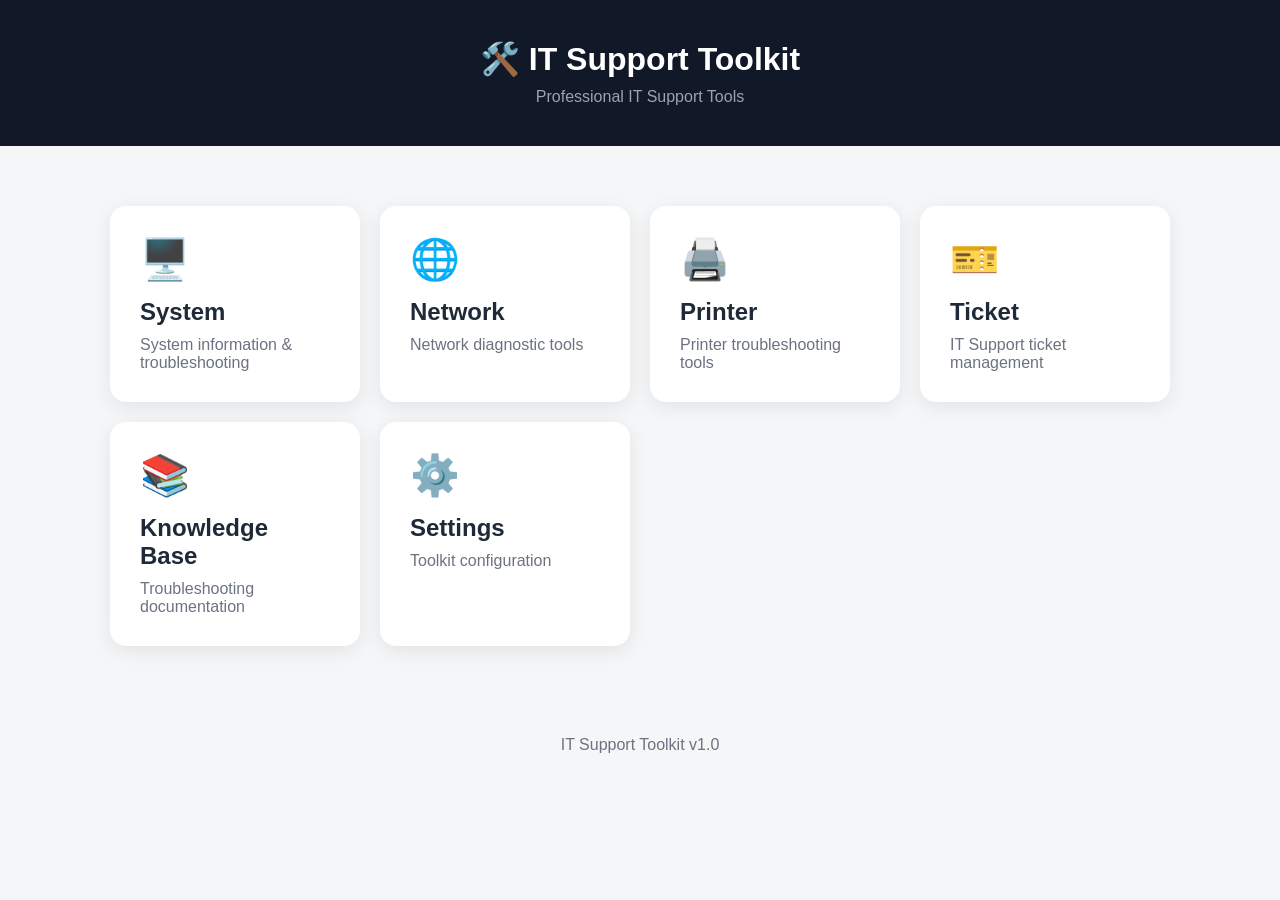
<file: index.html>
<!DOCTYPE html>
<html lang="id">
<head>
    <meta charset="UTF-8">
    <meta name="viewport" content="width=device-width, initial-scale=1.0">

    <title>IT Support Toolkit</title>

    <link rel="stylesheet" href="css/style.css">
</head>

<body>

    <header>
        <h1>🛠️ IT Support Toolkit</h1>
        <p>Professional IT Support Tools</p>
    </header>

    <main class="dashboard">

        <div class="card">
            <div class="icon">🖥️</div>
            <h2>System</h2>
            <p>System information & troubleshooting</p>
        </div>

<div class="card" onclick="location.href='network.html'">
    <div class="icon">🌐</div>
    <h2>Network</h2>
    <p>Network diagnostic tools</p>
</div>

        <div class="card">
            <div class="icon">🖨️</div>
            <h2>Printer</h2>
            <p>Printer troubleshooting tools</p>
        </div>

        <div class="card">
            <div class="icon">🎫</div>
            <h2>Ticket</h2>
            <p>IT Support ticket management</p>
        </div>

        <div class="card">
            <div class="icon">📚</div>
            <h2>Knowledge Base</h2>
            <p>Troubleshooting documentation</p>
        </div>

        <div class="card">
            <div class="icon">⚙️</div>
            <h2>Settings</h2>
            <p>Toolkit configuration</p>
        </div>

    </main>

    <footer>
        <p>IT Support Toolkit v1.0</p>
    </footer>

    <script src="js/app.js"></script>

</body>
</html>
</file>
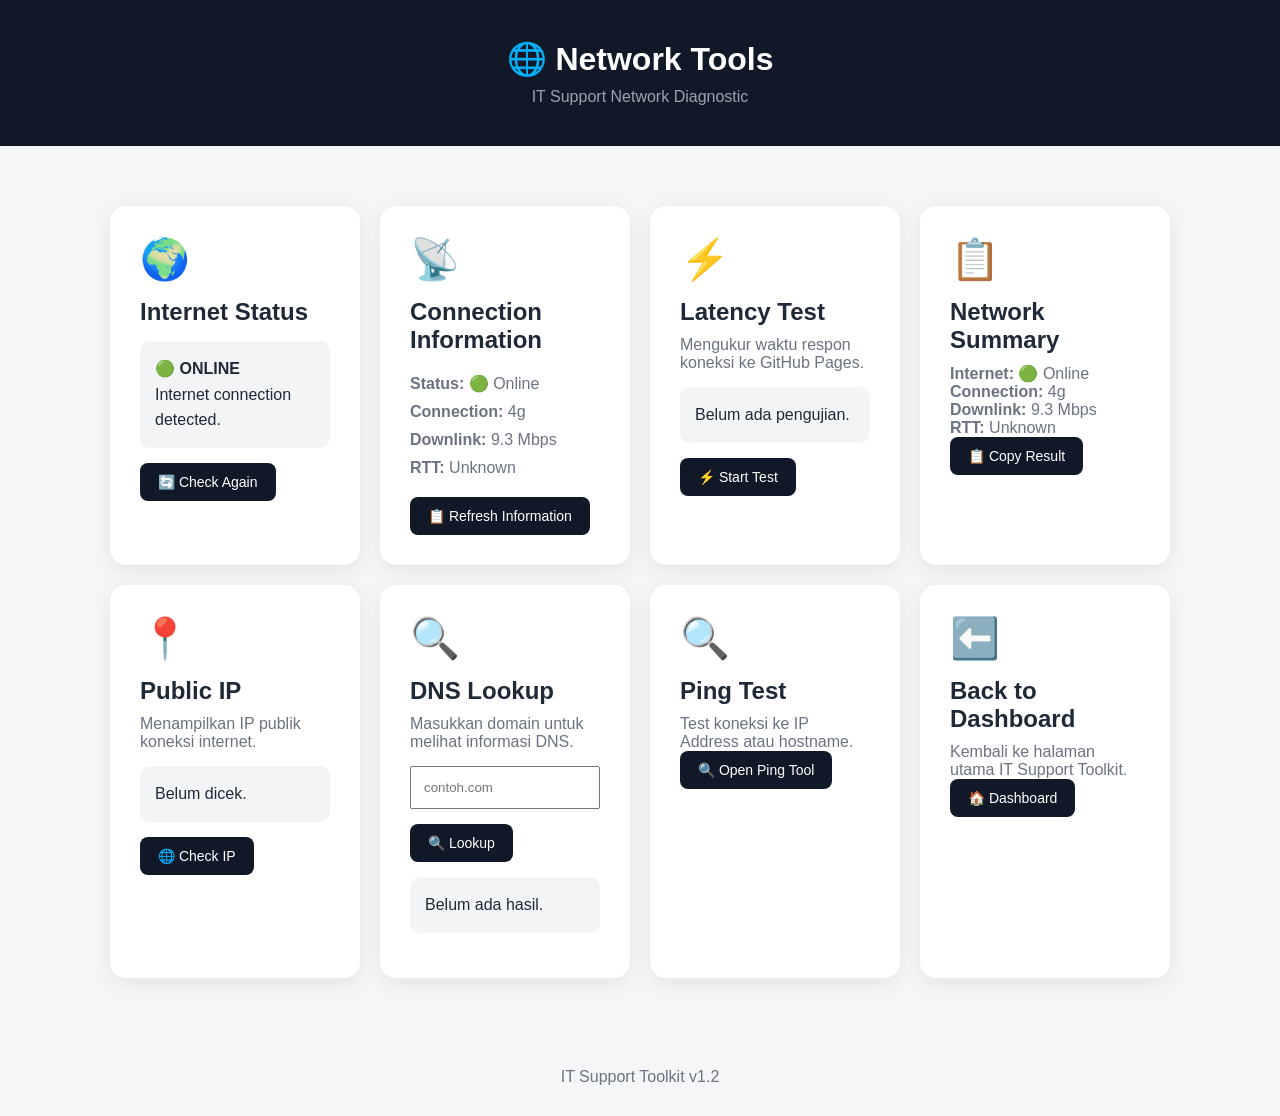
<file: network.html>
<!DOCTYPE html>
<html lang="id">

<head>
    <meta charset="UTF-8">
    <meta name="viewport" content="width=device-width, initial-scale=1.0">

    <title>Network Tools - IT Support Toolkit</title>

    <link rel="stylesheet" href="css/style.css">
</head>

<body>

<header>
    <h1>🌐 Network Tools</h1>
    <p>IT Support Network Diagnostic</p>
</header>


<main class="dashboard">


    <!-- INTERNET STATUS -->

    <div class="card">

        <div class="icon">🌍</div>

        <h2>Internet Status</h2>

        <div id="internetStatus" class="status-box">
            🔄 Checking...
        </div>

        <button onclick="checkInternet()">
            🔄 Check Again
        </button>

    </div>



    <!-- CONNECTION INFORMATION -->

    <div class="card">

        <div class="icon">📡</div>

        <h2>Connection Information</h2>

        <div id="connectionInfo">

            <p>
                <strong>Status:</strong>
                <span id="onlineStatus">Checking...</span>
            </p>

            <p>
                <strong>Connection:</strong>
                <span id="connectionType">-</span>
            </p>

            <p>
                <strong>Downlink:</strong>
                <span id="downlink">-</span>
            </p>

            <p>
                <strong>RTT:</strong>
                <span id="rtt">-</span>
            </p>

        </div>

        <button onclick="showConnectionInfo()">
            📋 Refresh Information
        </button>

    </div>



    <!-- LATENCY TEST -->

    <div class="card">

        <div class="icon">⚡</div>

        <h2>Latency Test</h2>

        <p>
            Mengukur waktu respon koneksi ke GitHub Pages.
        </p>

        <div id="latencyResult" class="result-box">
            Belum ada pengujian.
        </div>

        <button onclick="testLatency()">
            ⚡ Start Test
        </button>

    </div>



    <!-- NETWORK SUMMARY -->

    <div class="card">

        <div class="icon">📋</div>

        <h2>Network Summary</h2>

        <div id="summary">

            <p>Belum ada data.</p>

        </div>

        <button onclick="copySummary()">
            📋 Copy Result
        </button>

    </div>



    <!-- PUBLIC IP -->

    <div class="card">

        <div class="icon">📍</div>

        <h2>Public IP</h2>

        <p>
            Menampilkan IP publik koneksi internet.
        </p>

        <div id="publicIP" class="result-box">
            Belum dicek.
        </div>

        <button onclick="getPublicIP()">
            🌐 Check IP
        </button>

    </div>



    <!-- DNS LOOKUP -->

    <div class="card">

        <div class="icon">🔍</div>

        <h2>DNS Lookup</h2>

        <p>
            Masukkan domain untuk melihat informasi DNS.
        </p>

        <input
            type="text"
            id="dnsHost"
            placeholder="contoh.com"
            style="width:100%; padding:12px; margin:15px 0;"
        >

        <button onclick="dnsLookup()">
            🔍 Lookup
        </button>

        <div id="dnsResult" class="result-box">
            Belum ada hasil.
        </div>

    </div>

<!-- PING TEST -->

<div class="card">

    <div class="icon">
        🔍
    </div>

    <h2>
        Ping Test
    </h2>

    <p>
        Test koneksi ke IP Address atau hostname.
    </p>

    <button
        onclick="location.href='ping.html'"
    >
        🔍 Open Ping Tool
    </button>

</div>

    <!-- BACK TO DASHBOARD -->

    <div class="card">

        <div class="icon">⬅️</div>

        <h2>Back to Dashboard</h2>

        <p>
            Kembali ke halaman utama IT Support Toolkit.
        </p>

        <button onclick="location.href='index.html'">
            🏠 Dashboard
        </button>

    </div>


</main>


<footer>

    <p>
        IT Support Toolkit v1.2
    </p>

</footer>


<script src="js/app.js"></script>

</body>

</html>
</file>
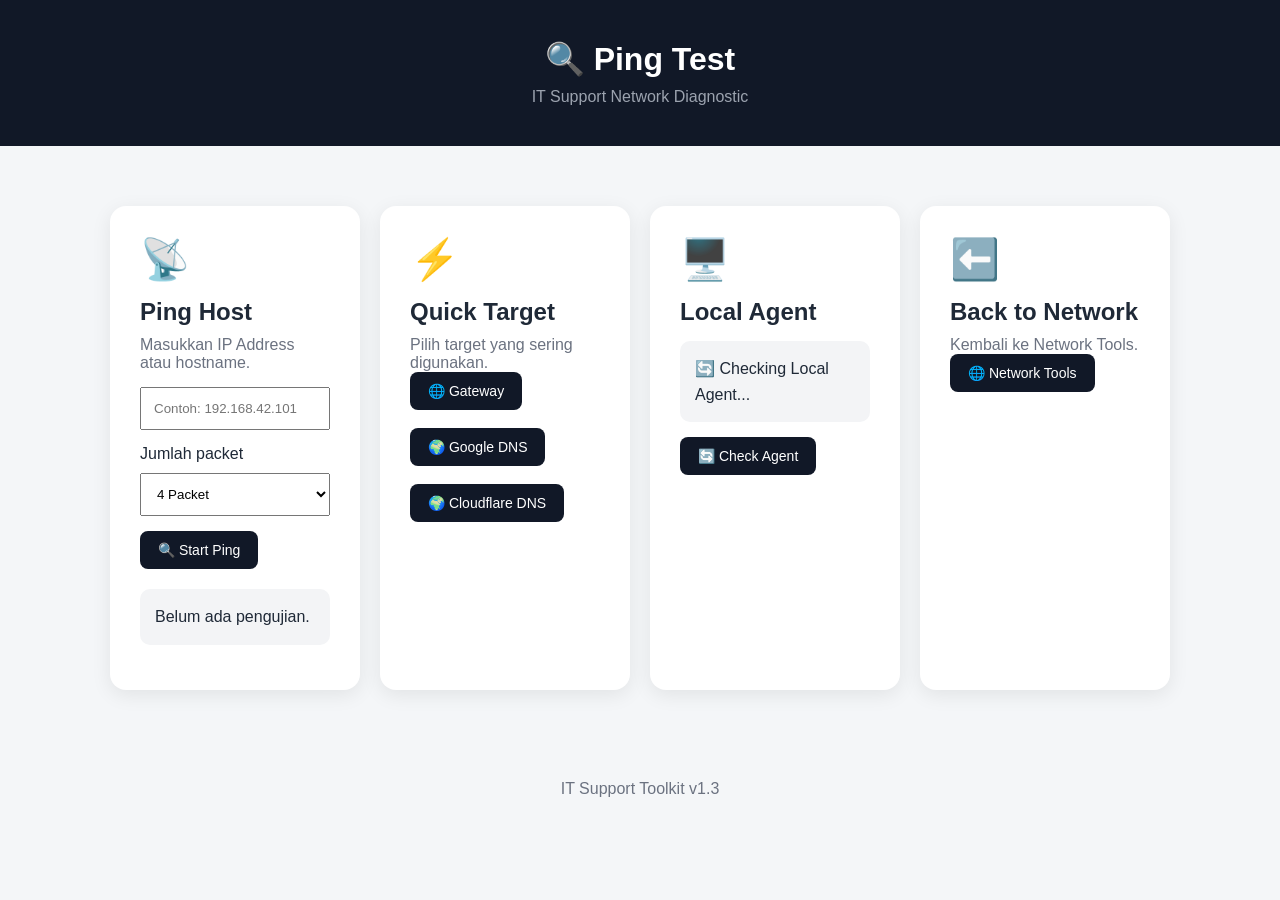
<file: ping.html>
<!DOCTYPE html>
<html lang="id">

<head>

    <meta charset="UTF-8">

    <meta
        name="viewport"
        content="width=device-width, initial-scale=1.0"
    >

    <title>Ping Test - IT Support Toolkit</title>

    <link
        rel="stylesheet"
        href="css/style.css"
    >

</head>


<body>


<header>

    <h1>🔍 Ping Test</h1>

    <p>
        IT Support Network Diagnostic
    </p>

</header>



<main class="dashboard">


    <!-- PING TEST -->

    <div class="card">

        <div class="icon">
            📡
        </div>

        <h2>
            Ping Host
        </h2>

        <p>
            Masukkan IP Address atau hostname.
        </p>


        <input
            type="text"
            id="pingHost"
            placeholder="Contoh: 192.168.42.101"
            style="
                width:100%;
                padding:12px;
                margin:15px 0;
            "
        >


        <label>
            Jumlah packet
        </label>


        <select
            id="packetCount"
            style="
                width:100%;
                padding:12px;
                margin:10px 0 15px;
            "
        >

            <option value="4">
                4 Packet
            </option>

            <option value="10">
                10 Packet
            </option>

            <option value="20">
                20 Packet
            </option>

        </select>


        <button
            onclick="startPing()"
        >
            🔍 Start Ping
        </button>


        <div
            id="pingResult"
            class="result-box"
            style="margin-top:20px;"
        >

            Belum ada pengujian.

        </div>

    </div>



    <!-- QUICK TARGET -->

    <div class="card">

        <div class="icon">
            ⚡
        </div>

        <h2>
            Quick Target
        </h2>

        <p>
            Pilih target yang sering digunakan.
        </p>


        <button
            onclick="setPingTarget('192.168.1.1')"
        >
            🌐 Gateway
        </button>


        <br><br>


        <button
            onclick="setPingTarget('8.8.8.8')"
        >
            🌍 Google DNS
        </button>


        <br><br>


        <button
            onclick="setPingTarget('1.1.1.1')"
        >
            🌍 Cloudflare DNS
        </button>

    </div>



    <!-- AGENT STATUS -->

    <div class="card">

        <div class="icon">
            🖥️
        </div>

        <h2>
            Local Agent
        </h2>


        <div
            id="agentStatus"
            class="status-box"
        >

            🔄 Checking Local Agent...

        </div>


        <button
            onclick="checkAgent()"
        >
            🔄 Check Agent
        </button>

    </div>



    <!-- BACK -->

    <div class="card">

        <div class="icon">
            ⬅️
        </div>

        <h2>
            Back to Network
        </h2>

        <p>
            Kembali ke Network Tools.
        </p>


        <button
            onclick="location.href='network.html'"
        >
            🌐 Network Tools
        </button>

    </div>


</main>



<footer>

    <p>
        IT Support Toolkit v1.3
    </p>

</footer>



<script src="js/app.js"></script>


</body>

</html>
</file>
<file: css/style.css>
* {
    box-sizing: border-box;
    margin: 0;
    padding: 0;
}

body {
    font-family: Arial, sans-serif;
    background: #f4f6f8;
    color: #1f2937;
}

header {
    padding: 40px 20px;
    text-align: center;
    background: #111827;
    color: white;
}

header h1 {
    font-size: 32px;
    margin-bottom: 10px;
}

header p {
    color: #9ca3af;
}

.dashboard {
    max-width: 1100px;
    margin: 40px auto;
    padding: 20px;

    display: grid;
    grid-template-columns: repeat(auto-fit, minmax(250px, 1fr));
    gap: 20px;
}

.card {
    background: white;
    padding: 30px;
    border-radius: 16px;

    box-shadow: 0 5px 20px rgba(0, 0, 0, 0.08);

    cursor: pointer;
    transition: 0.2s;
}

.card:hover {
    transform: translateY(-5px);
}

.icon {
    font-size: 40px;
    margin-bottom: 15px;
}

.card h2 {
    margin-bottom: 10px;
}

.card p {
    color: #6b7280;
}

footer {
    text-align: center;
    padding: 30px;
    color: #6b7280;
}
/* ========================================
   NETWORK TOOLS
======================================== */

.status-box {
    padding: 15px;
    margin: 15px 0;

    border-radius: 10px;

    background: #f3f4f6;

    line-height: 1.6;
}


.result-box {
    padding: 15px;
    margin: 15px 0;

    border-radius: 10px;

    background: #f3f4f6;

    line-height: 1.6;
}


#connectionInfo {
    margin: 20px 0;
}


#connectionInfo p {
    margin: 10px 0;
}


button {
    border: none;

    padding: 11px 18px;

    border-radius: 8px;

    background: #111827;

    color: white;

    cursor: pointer;

    font-size: 14px;

    transition: 0.2s;
}


button:hover {
    transform: translateY(-2px);

    opacity: 0.9;
}
</file>
